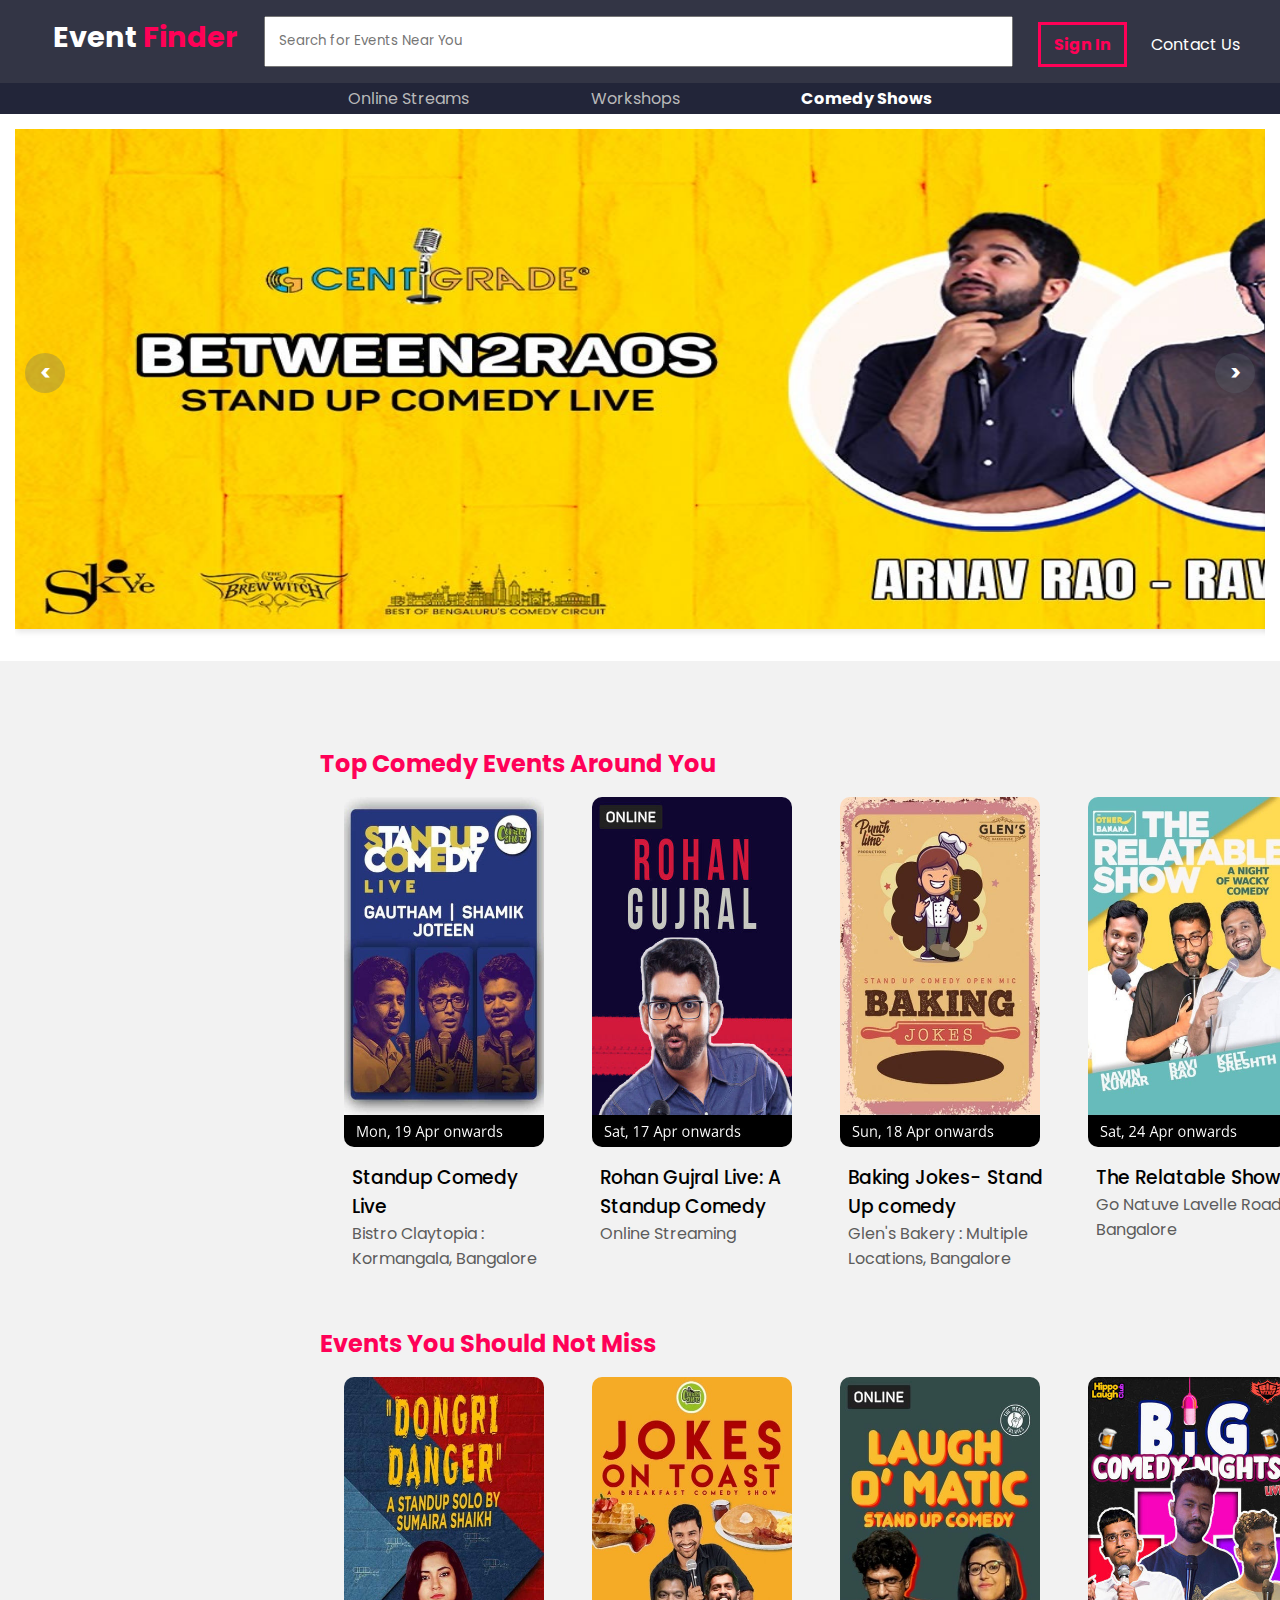
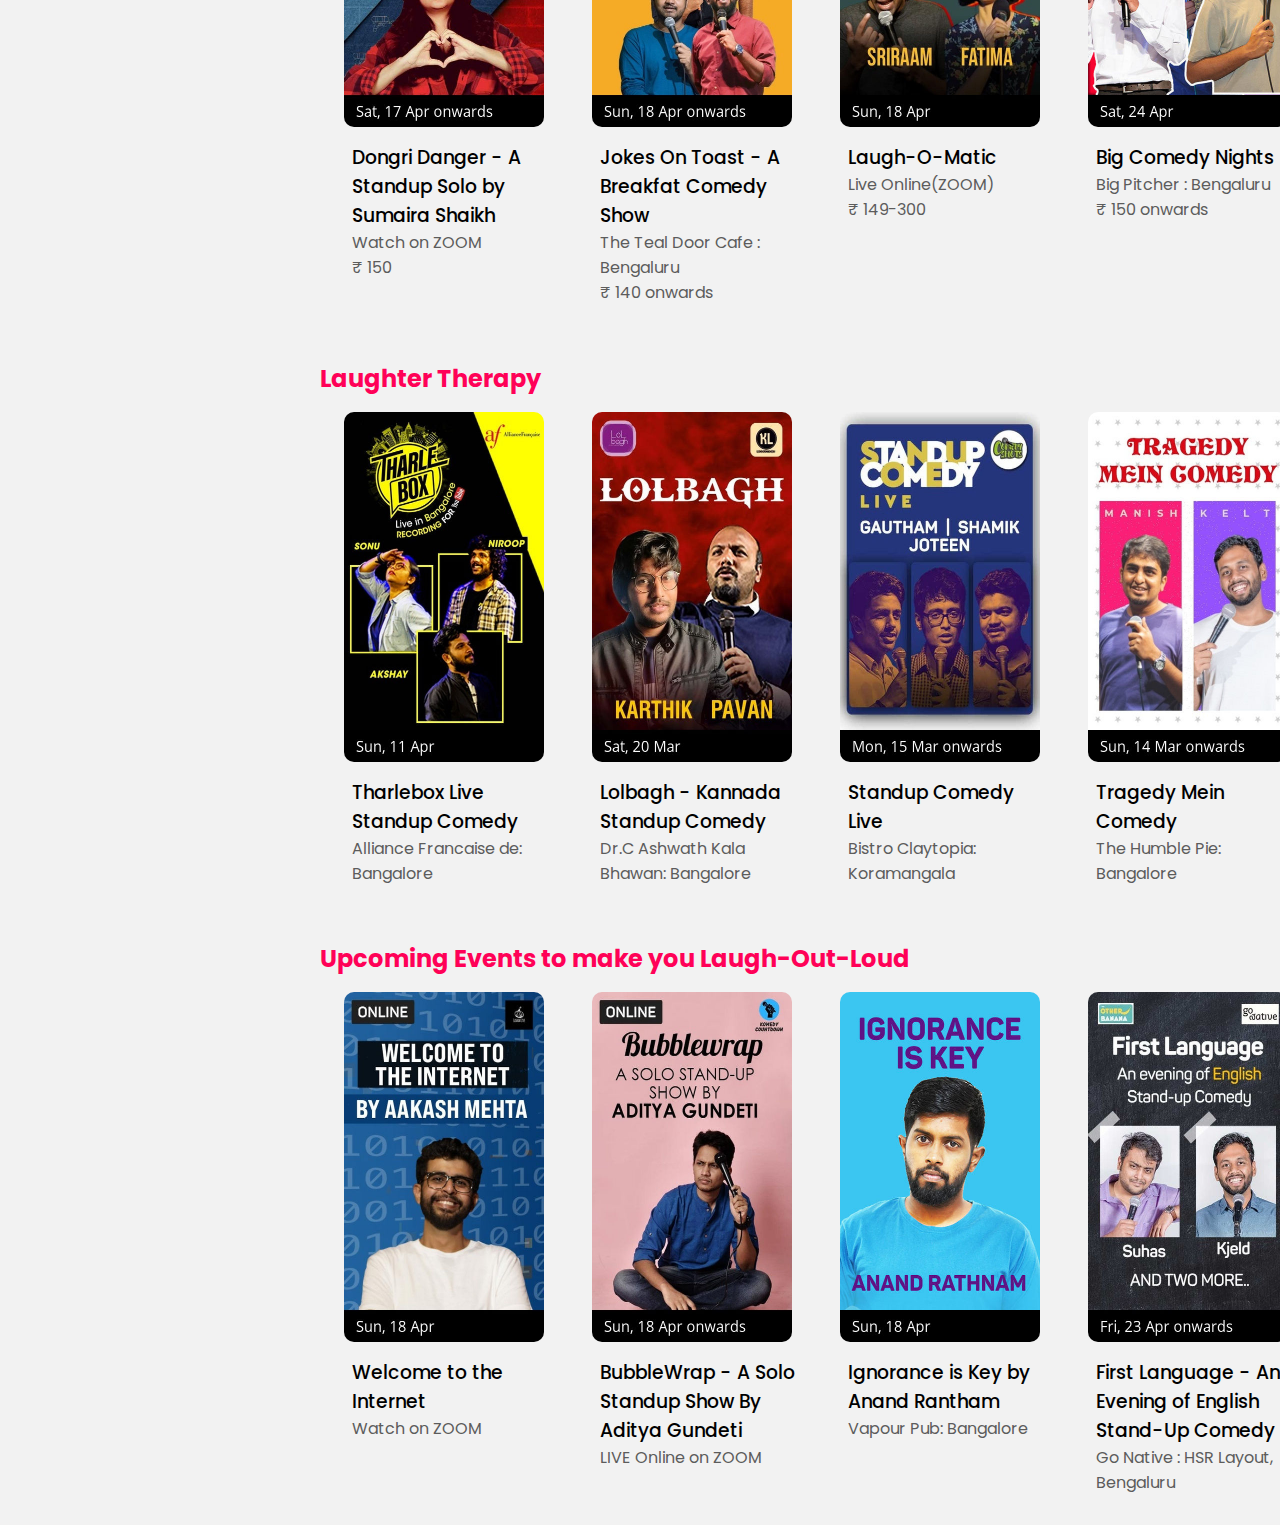
<file: comedy.html>
<!DOCTYPE html>
<html lang="en">
  <head>
    <meta charset="UTF-8" />
    <meta http-equiv="X-UA-Compatible" content="IE=edge" />
    <meta name="viewport" content="width=device-width, initial-scale=1.0" />
    <title>Comedy Show</title>
    <link rel="stylesheet" href="css/comedy-styles.css" />
    <link rel="stylesheet" href="css/registration-styles.css" />
  </head>
  <body>

    <div class="primary-navbar">
        <div class="container">
          <a href="./index.html" class="logo">Event <span>Finder</span></a>
  
          <input
            type="text"
            name="search"
            id="search"
            placeholder="Search for Events Near You"
          />
  
          <nav>
            <ul class="nav">
              <li class="sign-in-cta"><a onclick="popUp()">Sign In</a></li>
              <li class="contact-cta"><a href="./contact.html">Contact Us</a></li>
            </ul>
          </nav>
        </div>
      </div>
  
      <div class="secondary-navbar">
        <nav>
          <ul class="events">
            <li><a href="./stream.html" class="online-streams">Online Streams</a></li>
            <li><a href="./workshop.html" class="workshops">Workshops</a></li>
            <li class="current"><a href="./comedy.html" class="comedy-shows">Comedy Shows</a></li>
          </ul>
        </nav>
      </div>

  <div class="hero">
    <span class="btn prev">&lt;</span>
    <span class="btn next">&gt;</span>

    <div class="scroller">
      <div class="item">
        <img
          src="./images/c18.jpg" alt="c1" height="500px" width="1500px"
          alt="Event1"
        />
      </div>
      <div class="item">
        <img
          src="./images/c17.jpg" alt="c1" height="500px" width="1500px"
          alt="Event2"
        />
      </div>
      <div class="item">
        <img
          src="./images/c16.jpg" alt="c1" height="500px" width="1500px"
          alt="Event3"
        />
      </div>
    </div>
  </div>

  <div class="page">
    <div class="recommendations">
      <div class="container">
        <div class="streams">
          <nav>
            <a href="#" class="see-all">See All</a>
          </nav>
          <h2>Top Comedy Events Around You</h2>

          <div class="pop-events">
            <div class="container">

            <a href="#">
                <div class="card">
                    <img src="./images/c1.jpg" alt="c1" height="350px" width="200px">
                </div>
                <div class="details">
                    <h3>Standup Comedy Live</h3>
                    <p>Bistro Claytopia : Kormangala, Bangalore</p>
                </div>
            </a>
            <a href="#">
                <div class="card">
                    <img src="./images/c2.jpg" alt="rohan" height="350px" width="200px">
                </div>
                <div class="details">
                    <h3>Rohan Gujral Live: A Standup Comedy</h3>
                    <p>Online Streaming</p>
                </div>
            </a>
            <a href="#">
                <div class="card">
                    <img src="./images/c3.jpg" alt="glen" height="350px" width="200px">
                </div>
                <div class="details">
                    <h3>Baking Jokes- Stand Up comedy </h3>
                    <p>Glen's Bakery : Multiple Locations, Bangalore</p>
                </div>
            </a>
            <a href="#">
                <div class="card">
                    <img src="./images/c4.jpg" alt="relatable" height="350px" width="200px"></div>
                <div class="details">
                    <h3>The Relatable Show</h3>
                    <p>Go Natuve Lavelle Road: Bangalore</p>
                </div>
            </a>
            <a href="#">
                <div class="card">
                    <img src="./images/c5.jpg" alt="curfew" height="350px" width="200px">
                </div>
                <div class="details">
                    <h3>Comedy Under Curfew</h3>
                    <p>Live Online (ZOOM)</p>
                </div>
            </a>

            </div>
          </div>

          <nav>
            <a href="#" class="see-all">See All</a>
          </nav>
          <h2>Events You Should Not Miss</h2>

          <div class="online-streams">
              <div class="container">

                <a href="#">
                    <div class="card">
                        <img src="./images/c6.jpg" alt="dingri" height="350px" width="200px">
                    </div>
                    <div class="details">
                        <h3>Dongri Danger - A Standup Solo by Sumaira Shaikh</h3>
                        <p>Watch on ZOOM</p>
                        <p>&#8377; 150</p>
                    </div>
                </a>
                <a href="#">
                    <div class="card">
                        <img src="./images/c7.jpg" alt="kalari" height="350px" width="200px">
                    </div>
                    <div class="details">
                        <h3>Jokes On Toast - A Breakfat Comedy Show</h3>
                        <p>The Teal Door Cafe : Bengaluru</p>
                        <p>&#8377; 140 onwards</p>
                    </div>
                </a>
                <a href="#">
                    <div class="card">
                        <img src="./images/c8.jpg" alt="acting" height="350px" width="200px">
                    </div>
                    <div class="details">
                        <h3>Laugh-O-Matic</h3>
                        <p>Live Online(ZOOM)</p>
                        <p>&#8377; 149-300</p>
                    </div>
                </a>
                <a href="#">
                    <div class="card">
                        <img src="./images/c9.jpg" alt="web-design" height="350px" width="200px">
                    </div>
                    <div class="details">
                        <h3>Big Comedy Nights</h3>
                        <p>Big Pitcher : Bengaluru</p>
                        <p>&#8377; 150 onwards</p>
                    </div>
                </a>
                <a href="#">
                    <div class="card">
                        <img src="./images/c10.jpg" alt="photography" height="350px" width="200px">
                    </div>
                    <div class="details">
                        <h3>Sunil Grover Live</h3>
                        <p>Phoeinx Marketcity : Bengaluru</p>
                        <p>&#8377; 749 onwards</p>
                    </div>
                </a>

              </div>
          </div>

          <nav>
            <a href="#" class="see-all">See All</a>
          </nav>
          <h2>Laughter Therapy</h2>

          <div class="laughter-therapy">
            <div class="container">

                <a href="#">
                    <div class="card">
                        <img src="./images/stand-up.jpg" alt="stand-up" height="350px" width="200px">
                    </div>
                    <div class="details">
                        <h3>Tharlebox Live Standup Comedy</h3>
                        <p>Alliance Francaise de: Bangalore</p>
                    </div>
                </a>
                <a href="#">
                    <div class="card">
                        <img src="./images/lolbagh.jpg" alt="lolbagh" height="350px" width="200px">
                    </div>
                    <div class="details">
                        <h3>Lolbagh - Kannada Standup Comedy</h3>
                        <p>Dr.C Ashwath Kala Bhawan: Bangalore</p>
                    </div>
                </a>
                <a href="#">
                    <div class="card">
                        <img src="./images/bistro.jpg" alt="bistro" height="350px" width="200px">
                    </div>
                    <div class="details">
                        <h3>Standup Comedy Live</h3>
                        <p>Bistro Claytopia: Koramangala</p>
                    </div>
                </a>
                <a href="#">
                    <div class="card">
                        <img src="./images/tragedy.jpg" alt="tragedy" height="350px" width="200px">
                    </div>
                    <div class="details">
                        <h3>Tragedy Mein Comedy</h3>
                        <p>The Humble Pie: Bangalore</p>
                    </div>
                </a>
                <a href="#">
                    <div class="card">
                        <img src="./images/factory-reset.jpg" alt="factory-reset" height="350px" width="200px">
                    </div>
                    <div class="details">
                        <h3>Factory Reset - Solo Standup Comedy</h3>
                        <p>HSR: Bangalore</p>
                    </div>
                </a>

            </div>
        </div>

          <nav>
            <a href="#" class="see-all">See All</a>
          </nav>
          <h2>Upcoming Events to make you Laugh-Out-Loud</h2>

          <div class="outdoor-events">
            <div class="container">

                <a href="#">
                    <div class="card">
                        <img src="./images/c11.jpg" alt="red-room" height="350px" width="200px">
                    </div>
                    <div class="details">
                        <h3>Welcome to the Internet</h3>
                        <p>Watch on ZOOM</p>
                    </div>
                </a>
                <a href="#">
                    <div class="card">
                        <img src="./images/c12.jpg" alt="soccer" height="350px" width="200px">
                    </div>
                    <div class="details">
                        <h3>BubbleWrap - A Solo Standup Show By Aditya Gundeti</h3>
                        <p>LIVE Online on ZOOM</p>
                    </div>
                </a>
                <a href="#">
                    <div class="card">
                        <img src="./images/c13.jpg" alt="trek" height="350px" width="200px">
                    </div>
                    <div class="details">
                        <h3>Ignorance is Key by Anand Rantham</h3>
                        <p>Vapour Pub: Bangalore</p>
                    </div>
                </a>
                <a href="#">
                    <div class="card">
                        <img src="./images/c14.jpg" alt="poetry" height="350px" width="200px">
                    </div>
                    <div class="details">
                        <h3>First Language - An Evening of English Stand-Up Comedy</h3>
                        <p>Go Native : HSR Layout, Bengaluru</p>
                    </div>
                </a>
                <a href="#">
                    <div class="card">
                        <img src="./images/c15.jpg" alt="the-grid" height="350px" width="200px">
                    </div>
                    <div class="details">
                        <h3>Rajat Chauhan Live</h3>
                        <p>The Pallett Brewhouse and Kitchen: Bangalore</p>
                    </div>
                </a>

            </div>
        </div>

        </div>
      </div>
</div>
</div>

<div class="pop-up-container">
    <div class="pop-up">
      <header>
        <button id="sign-in-tab" class="tab" onclick="switchTab(0)">Sign-in</button>
        <button id="sign-up-tab" class="tab" onclick="switchTab(1)">Sign-up</button>
        <button class="close" onclick="closePopUp()">&#10006;</button>
      </header>
      <form id="sign-in">
        <label for="sign-in-email">E-mail</label>
        <input type="email" id="sign-in-email" name="sign-in-email" placeholder="Enter E-mail" required><br>
        <label for="sign-in-password">Password</label>
        <input type="password" id="sign-in-password" name="sign-in-password" placeholder="Enter Password" required><br>
        <input type="submit" value="Sign In">
      </form>
      <form id="sign-up" onsubmit="return checkPwd()">
        <label for="sign-up-email">E-mail</label>
        <input type="email" id="sign-up-email" name="sign-up-email" placeholder="Enter E-mail" required><br>
        <label for="sign-up-password">Password</label>
        <input type="password" id="sign-up-password" name="sign-up-password" placeholder="Enter Password" required><br>
        <label for="sign-up-re-password">Confirm Password</label>
        <input type="password" id="sign-up-re-password" name="sign-up-re-password" placeholder="Re-enter Password" required><br>
        <p id="form-notification"></p>
        <input type="submit" value="Sign Up">
      </form>
    </div>
</div>

<script src="./Javascript/index-script.js"></script>
<script src="./Javascript/registration-script.js"></script>
</body>
</html>
</file>
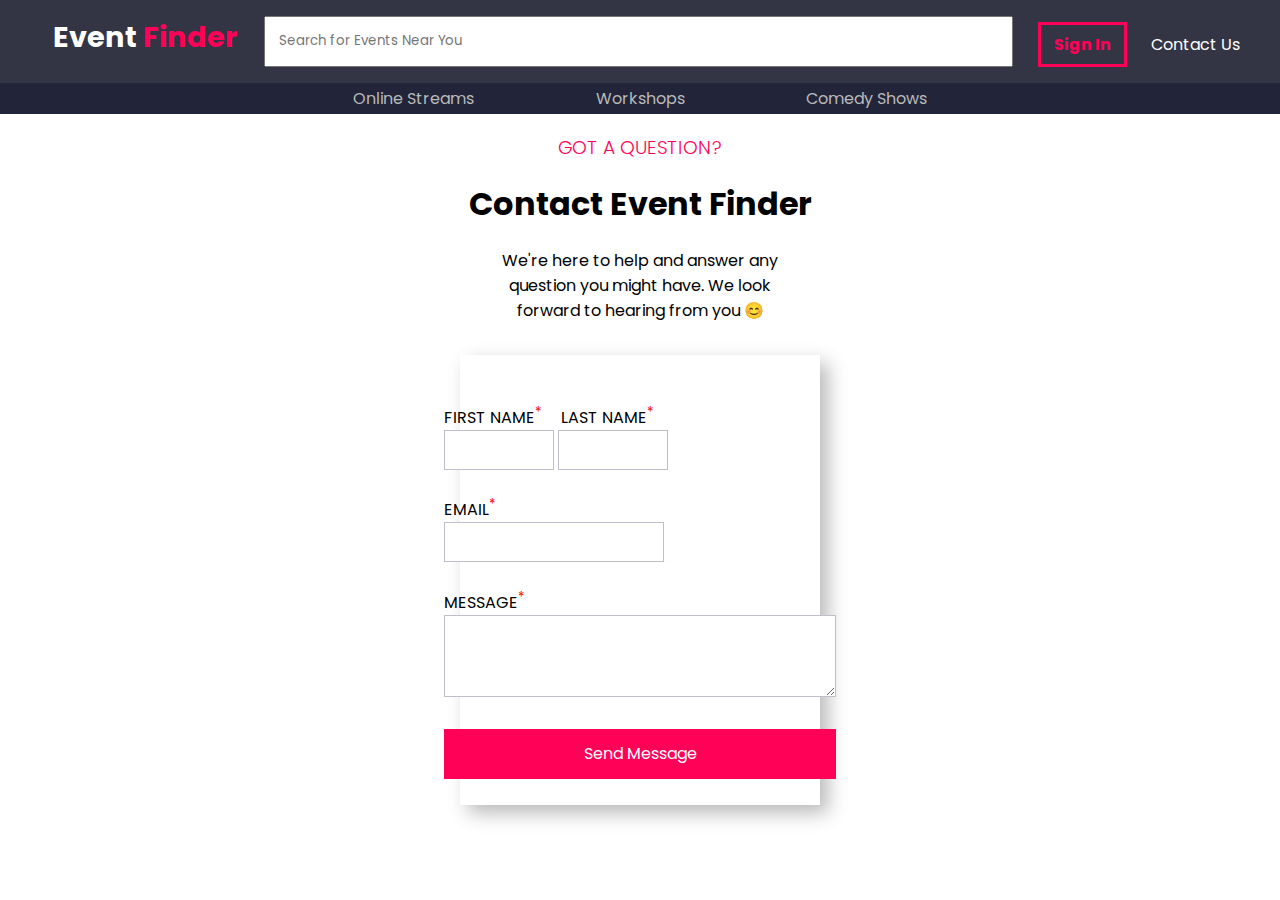
<file: contact.html>
<!DOCTYPE html>
<html lang="en">
<head>
    <meta charset="UTF-8">
    <meta http-equiv="X-UA-Compatible" content="IE=edge">
    <meta name="viewport" content="width=device-width, initial-scale=1.0">
    <title>Event Finder</title>
    <link rel="stylesheet" href="./css/contact-styles.css">
    <link rel="stylesheet" href="./css/registration-styles.css">
</head>
<body>
  <div class="primary-navbar">
    <div class="container">
      <a href="./index.html" class="logo">Event <span>Finder</span></a>

      <input
        type="text"
        name="search"
        id="search"
        placeholder="Search for Events Near You"
      />

      <nav>
        <ul class="nav">
          <li class="sign-in-cta"><a onclick="popUp()">Sign In</a></li>
          <li class="contact-cta"><a href="./contact.html">Contact Us</a></li>
        </ul>
      </nav>
    </div>
  </div>

  <div class="secondary-navbar">
    <nav>
      <ul class="events">
        <li><a href="./stream.html" class="online-streams">Online Streams</a></li>
        <li><a href="./workshop.html" class="workshops">Workshops</a></li>
        <li><a href="./comedy.html" class="comedy-shows">Comedy Shows</a></li>
      </ul>
    </nav>
  </div>

    <div class="page">
      <h3>GOT A QUESTION?</h3>
      <h1>Contact Event Finder</h1>
      <p>We're here to help and answer any question you might have. We look forward to hearing from you &#128522</p>

      <div class="contact-form">

        <form action="#">
          <label for="fname">FIRST NAME<sup>*</sup></label>
          <label for="lname"><span>LAST NAME</span><sup>*</sup></label>
          <br>
          <input type="text" name="fname" id="fname">
          <input type="text" name="lname" id="lname">
  
          <br>
          <br>
  
          <label for="email">EMAIL<sup>*</sup></label>
          <br>
          <input type="text" name="email" id="email">
  
          <br>
          <br>
  
          <label for="message">MESSAGE<sup>*</sup></label>
          <br>
          <textarea name="message" id="message" cols="33" rows="4"></textarea>
  
          <br>
          <br>
  
          <div class="send-message">
            <a href="#">Send Message</a>
          </div>
        </form>
      </div>
    </div>
    
    <div class="pop-up-container">
      <div class="pop-up">
        <header>
          <button id="sign-in-tab" class="tab" onclick="switchTab(0)">Sign-in</button>
          <button id="sign-up-tab" class="tab" onclick="switchTab(1)">Sign-up</button>
          <button class="close" onclick="closePopUp()">&#10006;</button>
        </header>
        <form id="sign-in">
          <label for="sign-in-email">E-mail</label>
          <input type="email" id="sign-in-email" name="sign-in-email" placeholder="Enter E-mail" required><br>
          <label for="sign-in-password">Password</label>
          <input type="password" id="sign-in-password" name="sign-in-password" placeholder="Enter Password" required><br>
          <input type="submit" value="Sign In">
        </form>
        <form id="sign-up" onsubmit="return checkPwd()">
          <label for="sign-up-email">E-mail</label>
          <input type="email" id="sign-up-email" name="sign-up-email" placeholder="Enter E-mail" required><br>
          <label for="sign-up-password">Password</label>
          <input type="password" id="sign-up-password" name="sign-up-password" placeholder="Enter Password" required><br>
          <label for="sign-up-re-password">Confirm Password</label>
          <input type="password" id="sign-up-re-password" name="sign-up-re-password" placeholder="Re-enter Password" required><br>
          <p id="form-notification"></p>
          <input type="submit" value="Sign Up">
        </form>
      </div>
    </div>
    
    <script src="./Javascript/registration-script.js"></script>
</body>
</html>
</file>
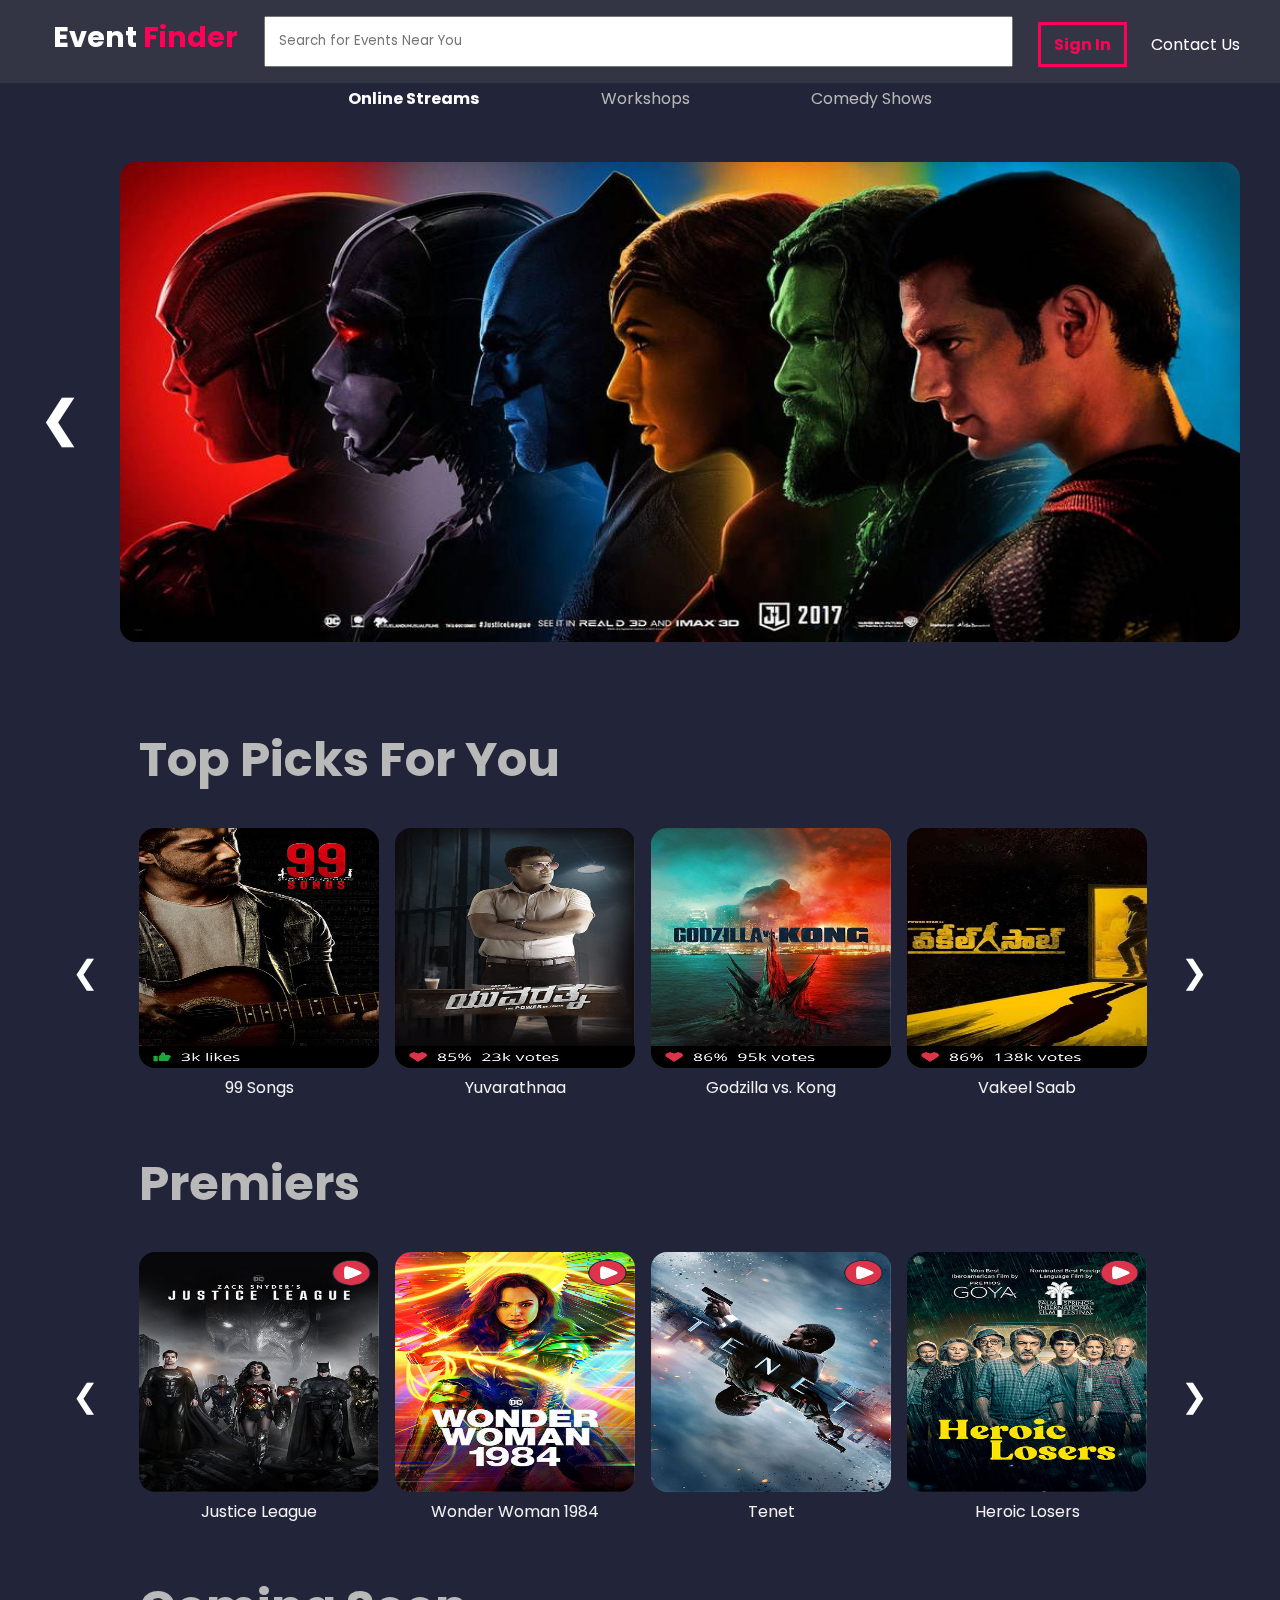
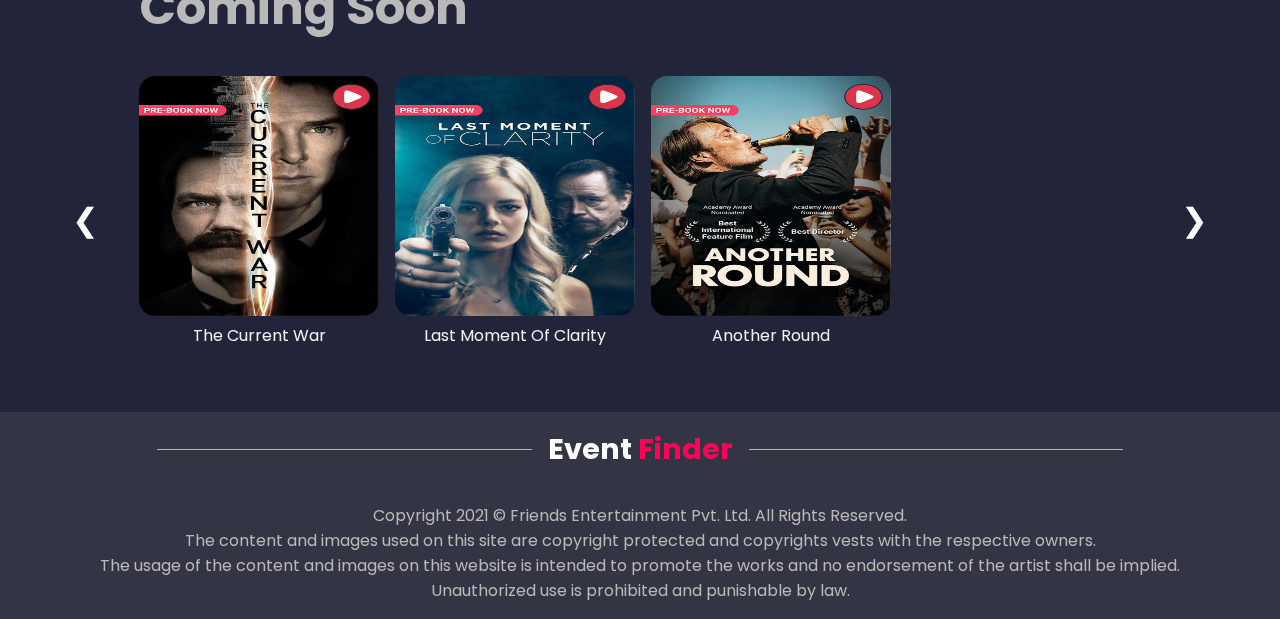
<file: stream.html>
<!DOCTYPE html>
<html lang="en">
<head>
    <meta charset="UTF-8">
    <meta http-equiv="X-UA-Compatible" content="IE=edge">
    <meta name="viewport" content="width=device-width, initial-scale=1.0">
    <title>Event Finder</title>
    <link rel="stylesheet" href="./css/stream-styles.css">
    <link rel="stylesheet" href="./css/registration-styles.css">
</head>
<body>
    <div class="primary-navbar">
      <div class="container">
        <a href="./index.html" class="logo">Event <span>Finder</span></a>

        <input
          type="text"
          name="search"
          id="search"
          placeholder="Search for Events Near You"
        />

        <nav>
          <ul class="nav">
            <li class="sign-in-cta"><a onclick="popUp()">Sign In</a></li>
            <li class="contact-cta"><a href="./contact.html">Contact Us</a></li>
          </ul>
        </nav>
      </div>
    </div>
  
    <div class="secondary-navbar">
      <nav>
        <ul class="events">
          <li class="current"><a href="./stream.html" class="online-streams">Online Streams</a></li>
          <li><a href="./workshop.html" class="workshops">Workshops</a></li>
          <li><a href="./comedy.html" class="comedy-shows">Comedy Shows</a></li>
        </ul>
      </nav>
    </div>

    <div class="slideshow-container">           
      <a class="prev" onclick="plusSlides(-1)">&#10094;</a>
      <div class="slides">
        <img src="./images/online-streams/slideshow/ef7e5df6bd3ccb5c885cc6a1807d4364.jpg" alt="">
      </div>
      <div class="slides">
        <img src="./images/online-streams/slideshow/sumit-anand-live-14-04-2021-05-46-30-497.jpg" alt="">
      </div>
      <div class="slides">
        <img src="./images/online-streams/slideshow/share.jpg" alt="">
      </div>
      <div class="slides">
        <img src="./images/online-streams/slideshow/sadhguru-live-with-chetan-bhagat--get-a-free-book-07-04-2021-04-24-11-530.jpg" alt="">
      </div>
      <a class="next" onclick="plusSlides(1)">&#10095;</a>
    </div>

    <div class="stream-container">
      <p>Top Picks For You</p>
      <a class="prev" onclick="streamScroll(1, 'l')">&#10094;</a>
      <div class="stream" id="stream1">
        <div class="stream-item">
          <img src="images/online-streams/Top Picks For You/et00039742-zwradyxahs-portrait.jpg" alt="">
          <p>99 Songs</p>
        </div>
        <div class="stream-item">
          <img src="images/online-streams/Top Picks For You/et00107707-rsjvwjzdnh-portrait.jpg" alt="">
          <p>Yuvarathnaa</p>
        </div>
        <div class="stream-item">
          <img src="images/online-streams/Top Picks For You/et00122511-ptkrtmjxau-portrait.jpg" alt="">
          <p>Godzilla vs. Kong</p>
        </div>
        <div class="stream-item">
          <img src="images/online-streams/Top Picks For You/et00128390-wkstrfzkrj-portrait.jpg" alt="">
          <p>Vakeel Saab</p>
        </div>
        <div class="stream-item">
          <img src="images/online-streams/Top Picks For You/et00136763-wnkbqwguyj-portrait.jpg" alt="">
          <p>Judas and the Black Messiah</p>
        </div>
        <div class="stream-item">
          <img src="images/online-streams/Top Picks For You/et00304964-msjktvkpcn-portrait.jpg" alt="">
          <p>Rewind</p>
        </div>
        <div class="stream-item">
          <img src="images/online-streams/Top Picks For You/et00305671-vujhyphnak-portrait.jpg" alt="">
          <p>Karnan</p>
        </div>
      </div>
      <a class="next" onclick="streamScroll(1, 'r')">&#10095;</a>
      <p>Premiers</p>
      <a class="prev" onclick="streamScroll(2, 'l')">&#10094;</a>
      <div class="stream" id="stream2">
        <div class="stream-item">
          <img src="images/online-streams/Premiers/et00047164-ndumsyxpnh-portrait.jpg" alt="">
          <p>Justice League</p>
        </div>
        <div class="stream-item">
          <img src="images/online-streams/Premiers/et00077622-upsdhktnab-portrait.jpg" alt="">
          <p>Wonder Woman 1984</p>
        </div>
        <div class="stream-item">
          <img src="images/online-streams/Premiers/et00121315-vkvlvxwebx-portrait.jpg" alt="">
          <p>Tenet</p>
        </div>
        <div class="stream-item">
          <img src="images/online-streams/Premiers/et00145979-aemkycndfm-portrait.jpg" alt="">
          <p>Heroic Losers</p>
        </div>
        <div class="stream-item">
          <img src="images/online-streams/Premiers/et00300988-xbwbbjfjzw-portrait.jpg" alt="">
          <p>Tom &amp; Jerry</p>
        </div>
        <div class="stream-item">
          <img src="images/online-streams/Premiers/et00301892-gcdhfgcgdv-portrait.jpg" alt="">
          <p>Monster Hunter</p>
        </div>
        <div class="stream-item">
          <img src="images/online-streams/Premiers/et00309248-eemkzxzpkf-portrait.jpg" alt="">
          <p>The Power</p>
        </div>
      </div>
      <a class="next" onclick="streamScroll(2, 'r')">&#10095;</a>
      <p>Coming Soon</p>
      <a class="prev" onclick="streamScroll(3, 'l')">&#10094;</a>
      <div class="stream" id="stream3">
        <div class="stream-item">
          <img src="images/online-streams/Coming Soon/et00061877-fkkzblqvak-portrait.jpg" alt="">
          <p>The Current War</p>
        </div>
        <div class="stream-item">
          <img src="images/online-streams/Coming Soon/et00302307-bnhefqlbvz-portrait.jpg" alt="">
          <p>Last Moment Of Clarity</p>
        </div>
        <div class="stream-item">
          <img src="images/online-streams/Coming Soon/et00309748-hknrmkecqz-portrait.jpg" alt="">
          <p>Another Round</p>
        </div>
      </div>
      <a class="next" onclick="streamScroll(3, 'r')">&#10095;</a>
    </div>

    <footer>
      <div class="footer-logo">
        <div class="line"></div>
        <a href="./index.html" class="logo">Event <span>Finder</span></a>
        <div class="line"></div>
      </div>
      <p class="copyright">
        Copyright 2021 &copy; Friends Entertainment Pvt. Ltd. All Rights Reserved.
        <br>
        The content and images used on this site are copyright protected and copyrights vests with the respective owners. 
        <br>
        The usage of the content and images on this website is intended to promote the works and no endorsement of the artist shall be implied. 
        <br>
        Unauthorized use is prohibited and punishable by law.
      </p>
    </footer>

    <div class="pop-up-container">
      <div class="pop-up">
        <header>
          <button id="sign-in-tab" class="tab" onclick="switchTab(0)">Sign-in</button>
          <button id="sign-up-tab" class="tab" onclick="switchTab(1)">Sign-up</button>
          <button class="close" onclick="closePopUp()">&#10006;</button>
        </header>
        <form id="sign-in">
          <label for="sign-in-email">E-mail</label>
          <input type="email" id="sign-in-email" name="sign-in-email" placeholder="Enter E-mail" required><br>
          <label for="sign-in-password">Password</label>
          <input type="password" id="sign-in-password" name="sign-in-password" placeholder="Enter Password" required><br>
          <input type="submit" value="Sign In">
        </form>
        <form id="sign-up" onsubmit="return checkPwd()">
          <label for="sign-up-email">E-mail</label>
          <input type="email" id="sign-up-email" name="sign-up-email" placeholder="Enter E-mail" required><br>
          <label for="sign-up-password">Password</label>
          <input type="password" id="sign-up-password" name="sign-up-password" placeholder="Enter Password" required><br>
          <label for="sign-up-re-password">Confirm Password</label>
          <input type="password" id="sign-up-re-password" name="sign-up-re-password" placeholder="Re-enter Password" required><br>
          <p id="form-notification"></p>
          <input type="submit" value="Sign Up">
        </form>
      </div>
    </div>

    <script src="Javascript/stream-script.js"></script>
    <script src="Javascript/registration-script.js"></script>
</body>
</html>
</file>
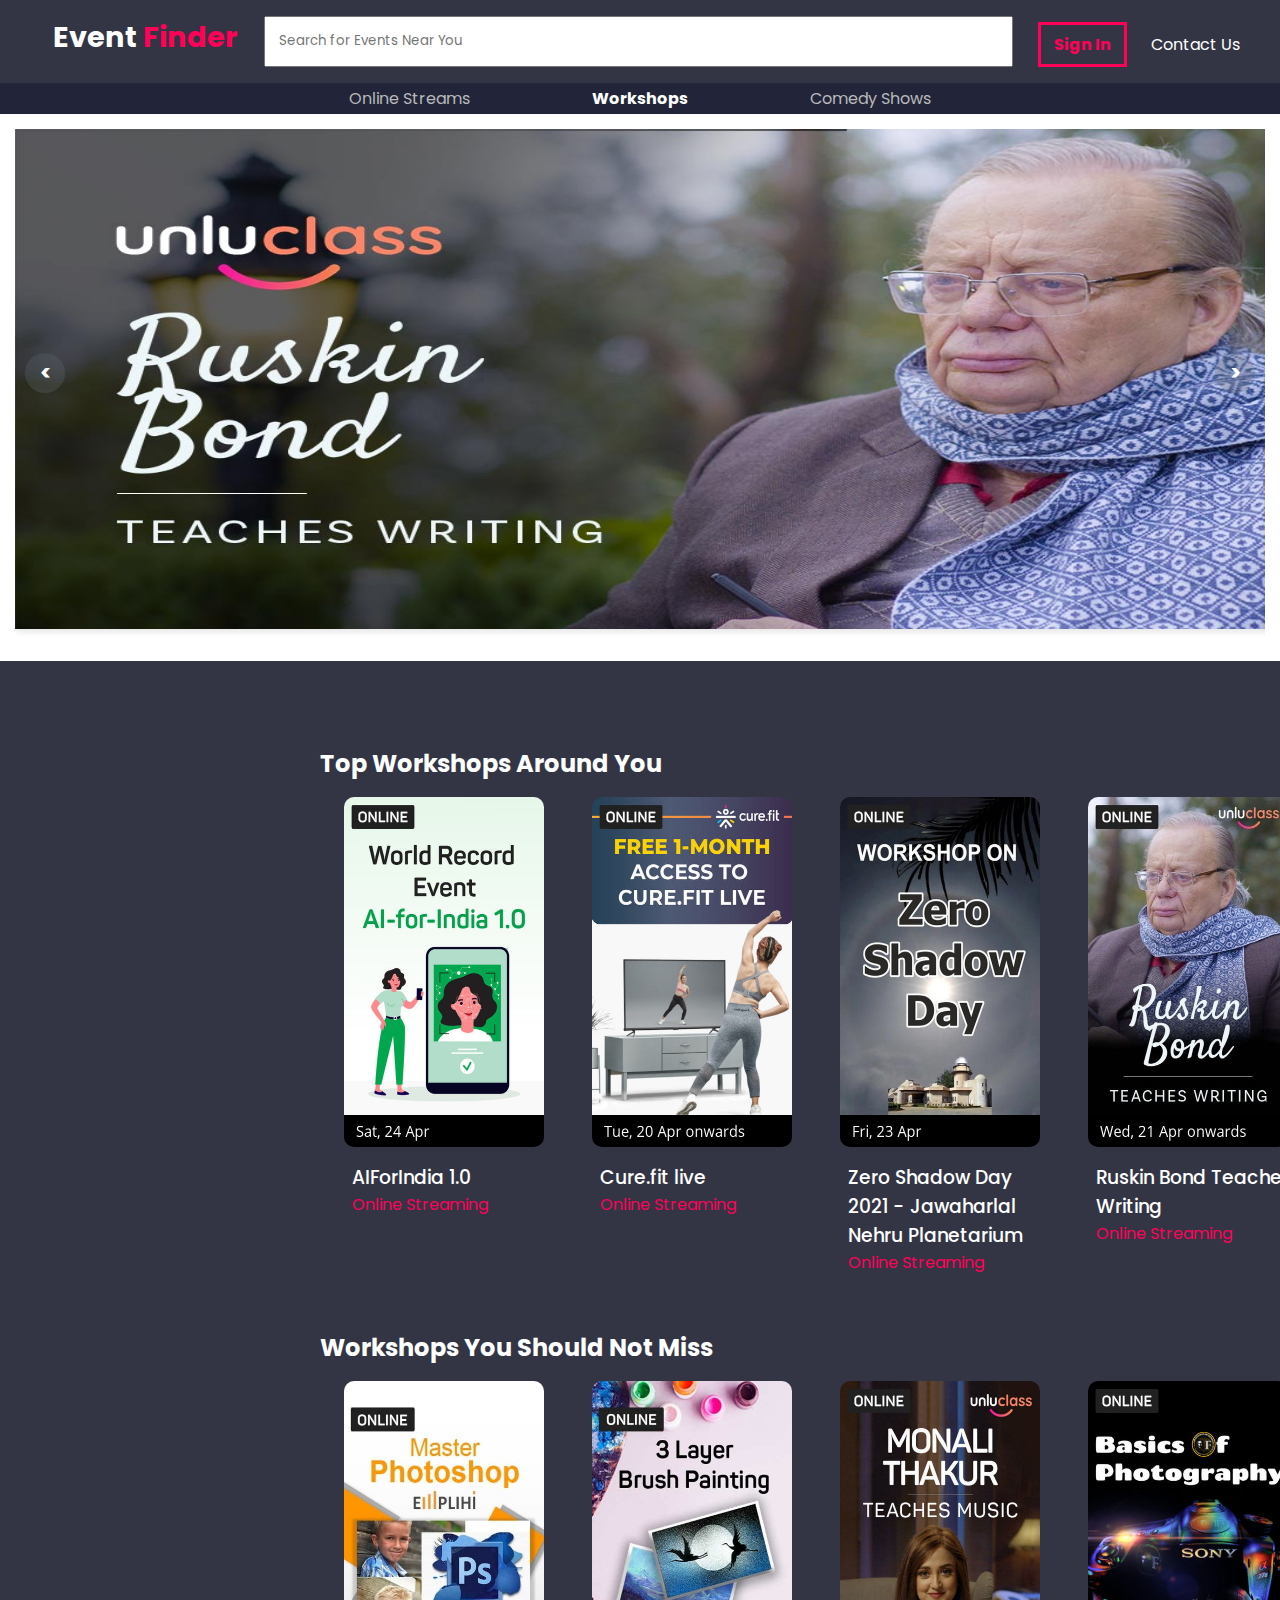
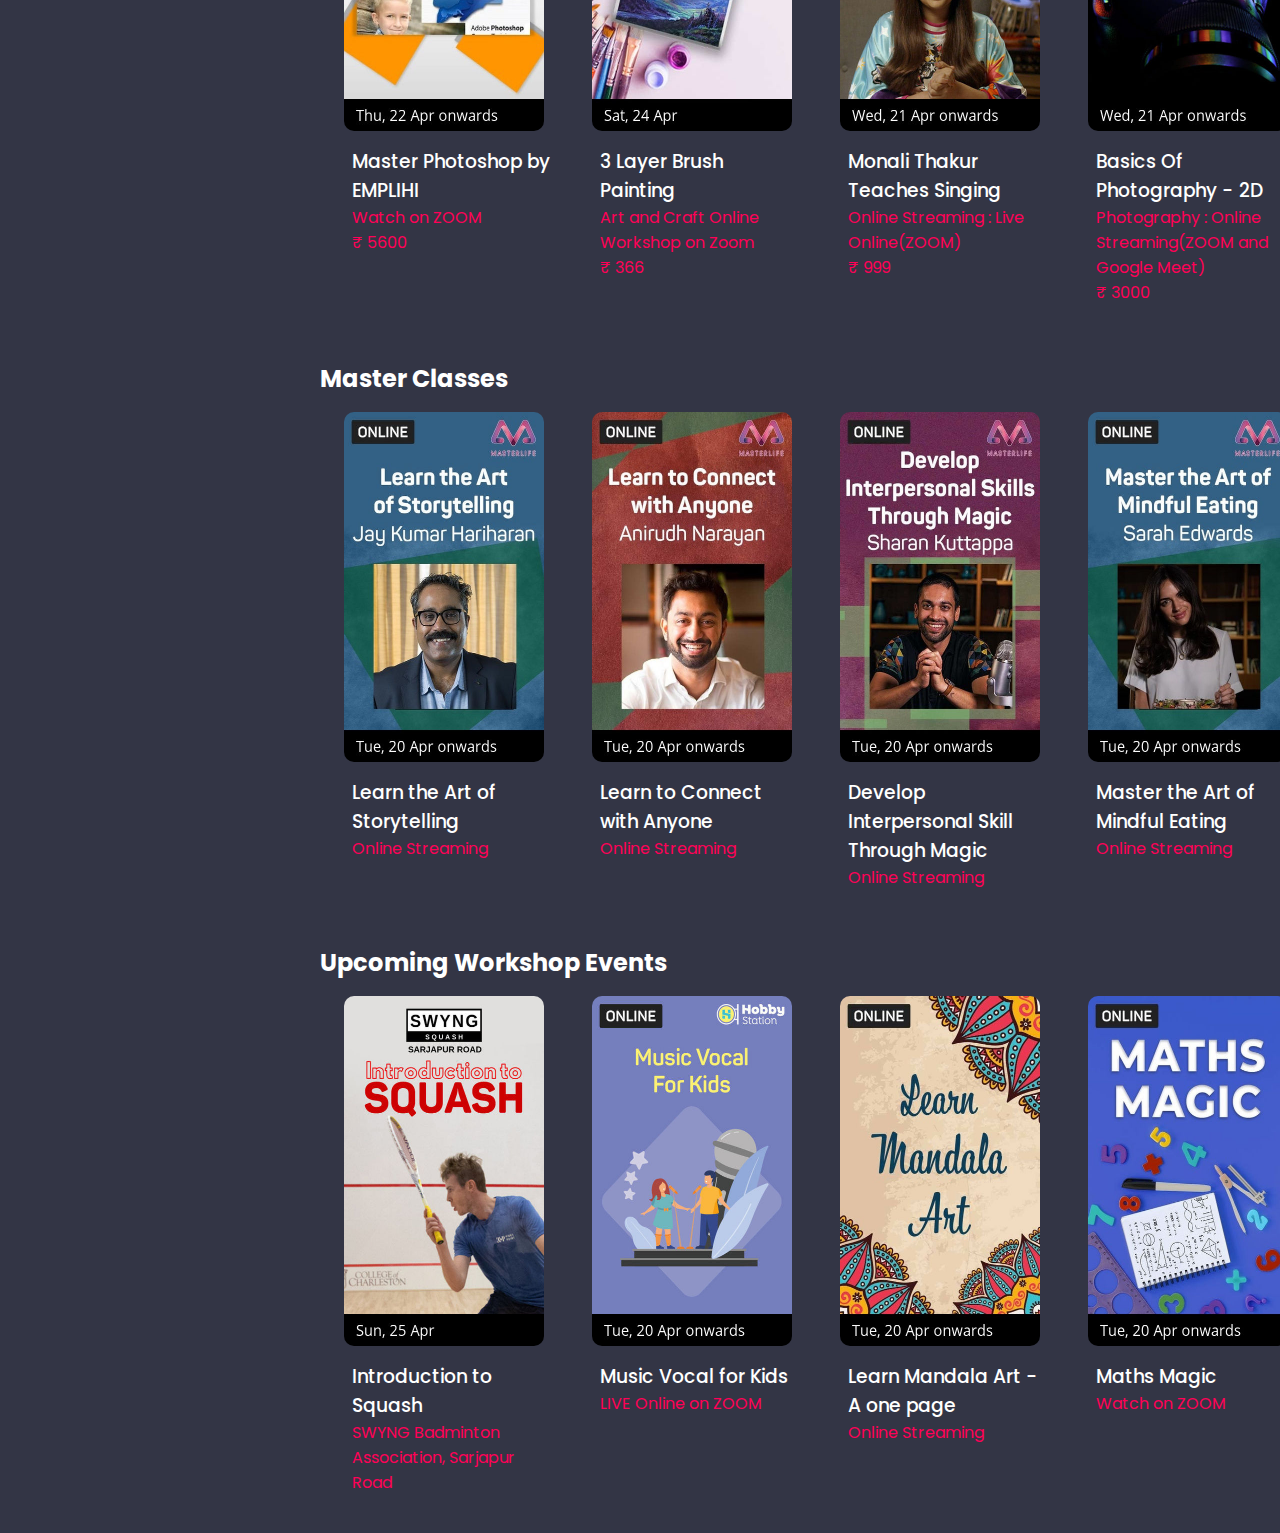
<file: workshop.html>
<!DOCTYPE html>
<html lang="en">
  <head>
    <meta charset="UTF-8" />
    <meta http-equiv="X-UA-Compatible" content="IE=edge" />
    <meta name="viewport" content="width=device-width, initial-scale=1.0" />
    <title>Workshop Events</title>
    <link rel="stylesheet" href="css/workshop-styles.css" />
    <link rel="stylesheet" href="css/registration-styles.css" />
  </head>
  <body>

    <div class="primary-navbar">
        <div class="container">
          <a href="./index.html" class="logo">Event <span>Finder</span></a>
  
          <input
            type="text"
            name="search"
            id="search"
            placeholder="Search for Events Near You"
          />
  
          <nav>
            <ul class="nav">
              <li class="sign-in-cta"><a onclick="popUp()">Sign In</a></li>
              <li class="contact-cta"><a href="./contact.html">Contact Us</a></li>
            </ul>
          </nav>
        </div>
      </div>
  
      <div class="secondary-navbar">
        <nav>
          <ul class="events">
            <li><a href="./stream.html" class="online-streams">Online Streams</a></li>
            <li class="current"><a href="./workshop.html" class="workshops">Workshops</a></li>
            <li><a href="./comedy.html" class="comedy-shows">Comedy Shows</a></li>
          </ul>
        </nav>
      </div>

  <div class="hero">
    <span class="btn prev">&lt;</span>
    <span class="btn next">&gt;</span>

    <div class="scroller">
      <div class="item">
        <img
          src="./images/w1.jpg" alt="c1" height="500px" width="1500px"
          alt="Event1"
        />
      </div>
      <div class="item">
        <img
          src="./images/w2.jpg" alt="c1" height="500px" width="1500px"
          alt="Event2"
        />
      </div>
      <div class="item">
        <img
          src="./images/w3.jpg" alt="c1" height="500px" width="1500px"
          alt="Event3"
        />
      </div>
    </div>
  </div>

  <div class="page">
    <div class="recommendations">
      <div class="container">
        <div class="streams">
          <nav>
            <a href="#" class="see-all">See All</a>
          </nav>
          <h2>Top Workshops Around You</h2>

          <div class="pop-events">
            <div class="container">

            <a href="#">
                <div class="card">
                    <img src="./images/w4.jpg" alt="c1" height="350px" width="200px">
                </div>
                <div class="details">
                    <h3>AIForIndia 1.0</h3>
                    <p>Online Streaming </p>
                </div>
            </a>
            <a href="#">
                <div class="card">
                    <img src="./images/w5.jpg" alt="rohan" height="350px" width="200px">
                </div>
                <div class="details">
                    <h3>Cure.fit live </h3>
                    <p>Online Streaming</p>
                </div>
            </a>
            <a href="#">
                <div class="card">
                    <img src="./images/w6.jpg" alt="glen" height="350px" width="200px">
                </div>
                <div class="details">
                    <h3>Zero Shadow Day 2021 - Jawaharlal Nehru Planetarium </h3>
                    <p>Online Streaming</p>
                </div>
            </a>
            <a href="#">
                <div class="card">
                    <img src="./images/w7.jpg" alt="relatable" height="350px" width="200px"></div>
                <div class="details">
                    <h3>Ruskin Bond Teaches Writing</h3>
                    <p>Online Streaming</p>
                </div>
            </a>
            <a href="#">
                <div class="card">
                    <img src="./images/w8.jpg" alt="curfew" height="350px" width="200px">
                </div>
                <div class="details">
                    <h3>Kids Special Minion Painting Workshop</h3>
                    <p>Live Online (ZOOM)</p>
                </div>
            </a>

            </div>
          </div>

          <nav>
            <a href="#" class="see-all">See All</a>
          </nav>
          <h2>Workshops You Should Not Miss</h2>

          <div class="online-streams">
              <div class="container">

                <a href="#">
                    <div class="card">
                        <img src="./images/w9.jpg" alt="dingri" height="350px" width="200px">
                    </div>
                    <div class="details">
                        <h3>Master Photoshop by EMPLIHI</h3>
                        <p>Watch on ZOOM</p>
                        <p>&#8377; 5600</p>
                    </div>
                </a>
                <a href="#">
                    <div class="card">
                        <img src="./images/w10.jpg" alt="kalari" height="350px" width="200px">
                    </div>
                    <div class="details">
                        <h3>3 Layer Brush Painting</h3>
                        <p>Art and Craft Online Workshop on Zoom</p>
                        <p>&#8377; 366</p>
                    </div>
                </a>
                <a href="#">
                    <div class="card">
                        <img src="./images/w11.jpg" alt="acting" height="350px" width="200px">
                    </div>
                    <div class="details">
                        <h3>Monali Thakur Teaches Singing</h3>
                        <p>Online Streaming : Live Online(ZOOM)</p>
                        <p>&#8377; 999</p>
                    </div>
                </a>
                <a href="#">
                    <div class="card">
                        <img src="./images/w12.jpg" alt="web-design" height="350px" width="200px">
                    </div>
                    <div class="details">
                        <h3>Basics Of Photography - 2D</h3>
                        <p>Photography : Online Streaming(ZOOM and Google Meet)</p>
                        <p>&#8377; 3000</p>
                    </div>
                </a>
                <a href="#">
                    <div class="card">
                        <img src="./images/w13.jpg" alt="photography" height="350px" width="200px">
                    </div>
                    <div class="details">
                        <h3>Web Designing & Programming by Elpilhi</h3>
                        <p>Watch on ZOOM</p>
                        <p>&#8377; 3337</p>
                    </div>
                </a>

              </div>
          </div>

          <nav>
            <a href="#" class="see-all">See All</a>
          </nav>
          <h2>Master Classes</h2>

          <div class="laughter-therapy">
            <div class="container">

                <a href="#">
                    <div class="card">
                        <img src="./images/w14.jpg" alt="stand-up" height="350px" width="200px">
                    </div>
                    <div class="details">
                        <h3>Learn the Art of Storytelling</h3>
                        <p>Online Streaming</p>
                    </div>
                </a>
                <a href="#">
                    <div class="card">
                        <img src="./images/w15.jpg" alt="lolbagh" height="350px" width="200px">
                    </div>
                    <div class="details">
                        <h3>Learn to Connect with Anyone</h3>
                        <p>Online Streaming</p>
                    </div>
                </a>
                <a href="#">
                    <div class="card">
                        <img src="./images/w16.jpg" alt="bistro" height="350px" width="200px">
                    </div>
                    <div class="details">
                        <h3>Develop Interpersonal Skill Through Magic</h3>
                        <p>Online Streaming</p>
                    </div>
                </a>
                <a href="#">
                    <div class="card">
                        <img src="./images/w17.jpg" alt="tragedy" height="350px" width="200px">
                    </div>
                    <div class="details">
                        <h3>Master the Art of Mindful Eating</h3>
                        <p>Online Streaming</p>
                    </div>
                </a>
                <a href="#">
                    <div class="card">
                        <img src="./images/w18.jpg" alt="factory-reset" height="350px" width="200px">
                    </div>
                    <div class="details">
                        <h3>Sania Mirza Teaches Tennis</h3>
                        <p>Online Streaming</p>
                    </div>
                </a>

            </div>
        </div>

          <nav>
            <a href="#" class="see-all">See All</a>
          </nav>
          <h2>Upcoming Workshop Events</h2>

          <div class="outdoor-events">
            <div class="container">

                <a href="#">
                    <div class="card">
                        <img src="./images/w19.jpg" alt="red-room" height="350px" width="200px">
                    </div>
                    <div class="details">
                        <h3>Introduction to Squash</h3>
                        <p>SWYNG Badminton Association, Sarjapur Road</p>
                    </div>
                </a>
                <a href="#">
                    <div class="card">
                        <img src="./images/w20.jpg" alt="soccer" height="350px" width="200px">
                    </div>
                    <div class="details">
                        <h3>Music Vocal for Kids</h3>
                        <p>LIVE Online on ZOOM</p>
                    </div>
                </a>
                <a href="#">
                    <div class="card">
                        <img src="./images/w21.jpg" alt="trek" height="350px" width="200px">
                    </div>
                    <div class="details">
                        <h3>Learn Mandala Art - A one page </h3>
                        <p>Online Streaming</p>
                    </div>
                </a>
                <a href="#">
                    <div class="card">
                        <img src="./images/w22.jpg" alt="poetry" height="350px" width="200px">
                    </div>
                    <div class="details">
                        <h3>Maths Magic</h3>
                        <p>Watch on ZOOM</p>
                    </div>
                </a>
                <a href="#">
                    <div class="card">
                        <img src="./images/w23.jpg" alt="the-grid" height="350px" width="200px">
                    </div>
                    <div class="details">
                        <h3>Build the Mettle of Master Public Speakers , Anmol Garg</h3>
                        <p>Online Streaming</p>
                    </div>
                </a>

            </div>
        </div>

        </div>
      </div>
</div>
</div>

<div class="pop-up-container">
    <div class="pop-up">
      <header>
        <button id="sign-in-tab" class="tab" onclick="switchTab(0)">Sign-in</button>
        <button id="sign-up-tab" class="tab" onclick="switchTab(1)">Sign-up</button>
        <button class="close" onclick="closePopUp()">&#10006;</button>
      </header>
      <form id="sign-in">
        <label for="sign-in-email">E-mail</label>
        <input type="email" id="sign-in-email" name="sign-in-email" placeholder="Enter E-mail" required><br>
        <label for="sign-in-password">Password</label>
        <input type="password" id="sign-in-password" name="sign-in-password" placeholder="Enter Password" required><br>
        <input type="submit" value="Sign In">
      </form>
      <form id="sign-up" onsubmit="return checkPwd()">
        <label for="sign-up-email">E-mail</label>
        <input type="email" id="sign-up-email" name="sign-up-email" placeholder="Enter E-mail" required><br>
        <label for="sign-up-password">Password</label>
        <input type="password" id="sign-up-password" name="sign-up-password" placeholder="Enter Password" required><br>
        <label for="sign-up-re-password">Confirm Password</label>
        <input type="password" id="sign-up-re-password" name="sign-up-re-password" placeholder="Re-enter Password" required><br>
        <p id="form-notification"></p>
        <input type="submit" value="Sign Up">
      </form>
    </div>
</div>

<script src="./Javascript/index-script.js"></script>
<script src="./Javascript/registration-script.js"></script>
</body>
</html>
</file>
<file: css/comedy-styles.css>
@import url("https://fonts.googleapis.com/css2?family=Poppins:wght@200;300;400;500;600;700;800;900&display=swap");
:root {
  --primary-color: #ff0157;
  --main-text-color: #5C5C5C;
  --page-color: #F2F2F2;
  --primary-nav: #333545;
  --secondary-nav: #222539;
}

* {
  margin: 0;
  padding: 0;
  -webkit-box-sizing: border-box;
          box-sizing: border-box;
  font-family: 'Poppins', sans-serif;
  scroll-behavior: smooth;
}

ul {
  list-style: none;
}

a {
  text-decoration: none;
}

a.see-all {
  color: var(--primary-color);
}

.primary-navbar {
  background: var(--primary-nav);
  padding: 1em;
}

.primary-navbar .container {
  display: -webkit-box;
  display: -ms-flexbox;
  display: flex;
  place-content: space-between;
}

.primary-navbar .container .logo {
  text-decoration: none;
  font-weight: bold;
  color: white;
  font-size: 1.8em;
  margin-left: 1.3em;
}

.primary-navbar .container .logo span {
  color: var(--primary-color);
}

.primary-navbar .container #search {
  width: 60%;
  padding: 1em;
}

.primary-navbar .container .nav {
  margin-top: 1em;
  display: -webkit-box;
  display: -ms-flexbox;
  display: flex;
}

.primary-navbar .container .nav li {
  margin-right: 1.5em;
}

.primary-navbar .container .nav a {
  color: white;
}

.primary-navbar .container li.sign-in-cta a {
  color: var(--primary-color);
  border: 3px solid var(--primary-color);
  font-weight: bold;
  padding: 0.5em 0.8em;
}

.primary-navbar .container li.sign-in-cta a:hover {
  background-color: var(--primary-color);
  color: white;
}

.secondary-navbar {
  background: var(--secondary-nav);
}

.secondary-navbar .events {
  display: -webkit-box;
  display: -ms-flexbox;
  display: flex;
  padding: 0.2em;
  -webkit-box-pack: center;
      -ms-flex-pack: center;
          justify-content: center;
}

.secondary-navbar .events a {
  margin: 0 3.8em;
  color: #b9b9b9;
}

.secondary-navbar .events a:hover {
  color: white;
}

.primary-navbar .container li.contact-cta a:hover {
  border-bottom: 2px solid white;
}

.secondary-navbar .events .current {
  font-weight: bold;
}

.secondary-navbar .events .current a {
  color: white;
}

.hero {
  max-width: 100%;
  margin: auto;
  padding: 15px;
  text-align: center;
  position: relative;
}

.hero .btn {
  position: absolute;
  top: 40%;
  margin-top: 20px;
  height: 40px;
  width: 40px;
  border-radius: 20px;
  background-color: rgba(95, 106, 117, 0.3);
  z-index: 1;
  line-height: 40px;
  text-align: center;
  color: white;
  font-weight: bold;
}

.hero .btn:hover {
  background-color: rgba(95, 106, 117, 0.5);
  cursor: pointer;
}

.hero .btn.next {
  right: 25px;
  font-size: 1.3em;
}

.hero .btn.prev {
  left: 25px;
  font-size: 1.3em;
}

.hero .scroller {
  overflow-x: hidden;
  display: -webkit-box;
  display: -ms-flexbox;
  display: flex;
  -ms-scroll-snap-type: x mandatory;
      scroll-snap-type: x mandatory;
}

.hero .scroller .item {
  min-width: 100%;
  min-height: 200px;
  background-color: #EDF2F7;
  scroll-snap-align: center;
  background-color: white;
  margin-bottom: 10px;
}

.hero .scroller .item img {
  background-color: #edf2f7;
  -webkit-box-shadow: 0 4px 6px -1px rgba(0, 0, 0, 0.1);
          box-shadow: 0 4px 6px -1px rgba(0, 0, 0, 0.1);
  z-index: 1;
}

.page {
  background-color: var(--page-color);
  display: flex;
}

.page .recommendations {
  margin: 30px 20em;
}

.page .recommendations h2 {
  color:var(--primary-color);
  margin-top: 2.3em;
}

.page .recommendations nav {
  margin-top: 3.8em;
  margin-right: 1.5em;
  float: right;
}

.page .recommendations nav a:hover {
  text-decoration: underline;
}

.page .recommendations .container {
  display: -webkit-box;
  display: -ms-flexbox;
  display: flex;
}

.page .recommendations .container .card {
  margin: 1em 1.5em;
  border-radius: 10px;
  width: 200px;
  height: 350px;
}

.page .recommendations .container .card img {
  border-radius: 10px;
}

.page .recommendations .container .details {
  margin-left: 2em;
  max-width: 200px;
}

.page .recommendations .container .details h3 {
  color: black;
  font-weight: 500;
}

.page .recommendations .container .details p {
  color: var(--main-text-color);
}
</file>
<file: css/registration-styles.css>
:root {
  --pop-up-container-color: rgb(0, 0, 0, 0.5);
  --sign-in-primary: white;
  --sign-in-secondary: gray;
  --sign-in-tertiary: #ff0157;
}

a {
  cursor: pointer;
}

.pop-up-container {
    position: fixed;
    top: 0;
    left: 0;
    height: 100%;
    width: 100%;
    background-color: var(--pop-up-container-color);
    display: none;
  }
  
  .pop-up {
    position: sticky;
    margin: auto;
    background-color: var(--sign-in-primary);
    border-radius: 1rem;
    display: flex;
    flex-direction: column;
    -webkit-animation-name: slide-in;
    -webkit-animation-duration: 0.5s;
    animation-name: slide-in;
    animation-duration: 0.5s;
  }
  @-webkit-keyframes slide-in {
    from {
      transform: translateY(-2rem);
      opacity: 0;
    }
    to {
      transform: translateY(0);
      opacity: 1;
    }
  }
  @keyframes slide-in {
    from {
      transform: translateY(-2rem);
      opacity: 0;
    }
    to {
      transform: translateY(0);
      opacity: 1;
    }
  }
  .pop-up > header {
    display: flex;
    justify-content: space-between;
  }
  .pop-up > header > .close{
    cursor: pointer;
    grid-column: 3;
    grid-row: 1;
    background-color: var(--sign-in-primary);
    border: 0;
    margin: 1rem 2rem;
    font-size: 1.5rem;
    color: var(--sign-in-secondary);
  }
  .pop-up > header > .close:hover {
    color: black;
  }
  .pop-up > header > .tab {
    cursor: pointer;
    background-color: var(--sign-in-primary);
    border: 0;
    margin: 1rem 2rem;
    font-size: 1.5rem;
    color: var(--sign-in-secondary);
  }
  .pop-up > header > .tab:hover {
    color: var(--sign-in-tertiary) !important;
  }
  .pop-up > form {
    display: grid;
    grid-template-columns: auto auto;
    padding: 1rem 2rem;
  }
  .pop-up > form > label {
    grid-column: 1;
    text-align: justify;
    padding: 1rem;
  }
  .pop-up > form > input {
    grid-column: 2;
    margin: 1rem;
    border: none;
    border-bottom: 2px solid var(--sign-in-secondary);
  }
  .pop-up > form > input:focus {
    outline: none;
  }
  .pop-up > form > input[type="submit"] {
    grid-column: span 2;
    border: none;
    font-size: 1.5rem;
    background-color: var(--sign-in-primary);
    color: var(--sign-in-secondary);
    cursor: pointer;
    margin: 1rem 7rem;
    padding: 1rem;
  }
  .pop-up > form > input[type="submit"]:hover {
    background-color: var(--sign-in-tertiary);
    color: var(--sign-in-primary);
  }
  .pop-up > form > #form-notification{
    grid-column: span 2;
    text-align: center;
    padding: 1rem 0;
  }
  #sign-in {
    display: grid;
  }
  #sign-up {
    display: none;
  }
</file>
<file: css/contact-styles.css>
@import url("https://fonts.googleapis.com/css2?family=Poppins:wght@200;300;400;500;600;700;800;900&display=swap");
:root {
  --primary-color: #ff0157;
  --main-text-color: #5C5C5C;
  --page-color: #F2F2F2;
  --primary-nav: #333545;
  --secondary-nav: #222539;
}

* {
  margin: 0;
  padding: 0;
  -webkit-box-sizing: border-box;
          box-sizing: border-box;
  font-family: 'Poppins', sans-serif;
  scroll-behavior: smooth;
}

ul {
  list-style: none;
}

a {
  text-decoration: none;
}

a.see-all {
  color: var(--primary-color);
}

.primary-navbar {
  background: var(--primary-nav);
  padding: 1em;
}

.primary-navbar .container {
  display: -webkit-box;
  display: -ms-flexbox;
  display: flex;
  place-content: space-between;
}

.primary-navbar .container .logo {
  text-decoration: none;
  font-weight: bold;
  color: white;
  font-size: 1.8em;
  margin-left: 1.3em;
}

.primary-navbar .container .logo span {
  color: var(--primary-color);
}

.primary-navbar .container #search {
  width: 60%;
  padding: 1em;
}

.primary-navbar .container .nav {
  margin-top: 1em;
  display: -webkit-box;
  display: -ms-flexbox;
  display: flex;
}

.primary-navbar .container .nav li {
  margin-right: 1.5em;
}

.primary-navbar .container .nav a {
  color: white;
}

.primary-navbar .container li.sign-in-cta a {
  color: var(--primary-color);
  border: 3px solid var(--primary-color);
  font-weight: bold;
  padding: 0.5em 0.8em;
}

.primary-navbar .container li.sign-in-cta a:hover {
  background-color: var(--primary-color);
  color: white;
}

.secondary-navbar {
  background: var(--secondary-nav);
}

.secondary-navbar .events {
  display: -webkit-box;
  display: -ms-flexbox;
  display: flex;
  padding: 0.2em;
  -webkit-box-pack: center;
      -ms-flex-pack: center;
          justify-content: center;
}

.secondary-navbar .events a {
  margin: 0 3.8em;
  color: #b9b9b9;
}

.secondary-navbar .events a:hover {
  color: white;
}

.page h3 {
  display: -webkit-box;
  display: -ms-flexbox;
  display: flex;
  -webkit-box-pack: center;
      -ms-flex-pack: center;
          justify-content: center;
  margin: 1em;
  font-weight: 300;
  color: var(--primary-color);
}

.page h1 {
  display: -webkit-box;
  display: -ms-flexbox;
  display: flex;
  -webkit-box-pack: center;
      -ms-flex-pack: center;
          justify-content: center;
}

.page p {
  display: -webkit-box;
  display: -ms-flexbox;
  display: flex;
  -webkit-box-pack: center;
      -ms-flex-pack: center;
          justify-content: center;
  margin-top: 1.2em;
  margin-left: auto;
  margin-right: auto;
  width: 310px;
  height: 75px;
  text-align: center;
}

.page .contact-form {
  display: -webkit-box;
  display: -ms-flexbox;
  display: flex;
  width: 360px;
  height: 450px;
  padding-top: 3em;
  -webkit-box-pack: center;
      -ms-flex-pack: center;
          justify-content: center;
  margin: 2em auto;
  -webkit-box-shadow: 8px 8px 18px #b9b9b9;
          box-shadow: 8px 8px 18px #b9b9b9;
}

.page .contact-form span {
  margin-left: 1em;
}

.page .contact-form sup {
  color: red;
}

.page .contact-form input[type=text] {
  height: 3em;
  width: 110px;
  border: 1px solid #bebfcc;
}

.page .contact-form textarea {
  border: 1px solid #bebfcc;
}

.page .contact-form input[type=text]:focus, .page .contact-form textarea:focus {
  outline: none;
  border: 1px solid var(--primary-color);
  caret-color: var(--primary-color);
}

.page .contact-form #email {
  width: 220px;
}

.page .contact-form .send-message {
  background-color: var(--primary-color);
  padding: 0.8em;
  cursor: pointer;
  text-align: center;
}

.page .contact-form .send-message a {
  color: white;
}
/*# sourceMappingURL=contact-styles.css.map */
</file>
<file: css/stream-styles.css>
@import url("https://fonts.googleapis.com/css2?family=Poppins:wght@200;300;400;500;600;700;800;900&display=swap");
:root {
  --primary-nav: #333545;
  --secondary-nav: #222539;
  --logo-primary: white;
  --logo-secondary: #ff0157;
  --font-color-1: #b9b9b9;
  --font-color-2: #F2F2F2;
}

* {
  margin: 0;
  padding: 0;
  -webkit-box-sizing: border-box;
          box-sizing: border-box;
  font-family: 'Poppins', sans-serif;
  scroll-behavior: smooth;
  -ms-overflow-style: none;
  scrollbar-width: none;
}

::-webkit-scrollbar {
  display: none;
}

.logo {
  text-decoration: none;
  font-weight: bold;
  color: var(--logo-primary);
  font-size: 1.8em;
}

.logo span {
  color: var(--logo-secondary);
}

ul {
  list-style: none;
}

a {
  text-decoration: none;
}

a.see-all {
  color: var(--logo-secondary);
}

.primary-navbar {
  background: var(--primary-nav);
  padding: 1em;
}

.primary-navbar .container {
  display: -webkit-box;
  display: -ms-flexbox;
  display: flex;
  place-content: space-between;
}

.primary-navbar .container .logo {
  margin-left: 1.3em;
}

.primary-navbar .container #search {
  width: 60%;
  padding: 1em;
}

.primary-navbar .container .nav {
  margin-top: 1em;
  display: -webkit-box;
  display: -ms-flexbox;
  display: flex;
}

.primary-navbar .container .nav li {
  margin-right: 1.5em;
}

.primary-navbar .container .nav a {
  color: var(--logo-primary);
}

.primary-navbar .container li.sign-in-cta a {
  color: var(--logo-secondary);
  border: 3px solid var(--logo-secondary);
  font-weight: bold;
  padding: 0.5em 0.8em;
}

.primary-navbar .container li.sign-in-cta a:hover {
  background-color: var(--logo-secondary);
  color: var(--logo-primary);
}

.primary-navbar .container li.contact-cta a:hover {
  border-bottom: 2px solid white;
}

.secondary-navbar {
  background: var(--secondary-nav);
}

.secondary-navbar .events {
  display: -webkit-box;
  display: -ms-flexbox;
  display: flex;
  padding: 0.2em;
  -webkit-box-pack: center;
      -ms-flex-pack: center;
          justify-content: center;
}

.secondary-navbar .events a {
  margin: 0 3.8em;
  color: var(--font-color-1);
}

.secondary-navbar .events a:hover {
  color: var(--logo-primary);
}

.secondary-navbar .events .current {
  font-weight: bold;
}

.secondary-navbar .events .current a {
  color: var(--logo-primary);
}

.slideshow-container {
  background: var(--secondary-nav);
  display: flex;
  justify-content: space-between;
  padding-top: 3rem;
  overflow-x: scroll;
}
.slides {
  display: none;
  cursor: pointer;
  -webkit-animation-name: fade;
  -webkit-animation-duration: 2s;
  animation-name: fade;
  animation-duration: 2s;
}
.slides > img {
  height: 30rem;
  width: 70rem;
  border-radius: 1rem;
}
@-webkit-keyframes fade {
  from {opacity: 0} 
  to {opacity: 1}
}
@keyframes fade {
  from {opacity: 0} 
  to {opacity: 1}
}
.slideshow-container > .prev, .slideshow-container > .next {
  cursor: pointer;
  color: var(--logo-primary);
  font-weight: bold;
  font-size: 3rem;
  transition: 1s;
  border-radius: 0 1rem 1rem 0;
  margin: 13rem 0;
  padding: 0.8rem 2.5rem;
  user-select: none;
}
.slideshow-container > .next {
  border-radius: 1rem 0 0 1rem;
}
.slideshow-container .prev:hover, .slideshow-container .next:hover {
  background-color: var(--logo-secondary);
}

.stream-container {
  background: var(--secondary-nav);
  display: grid;
  grid-template-columns: repeat(3, auto);
  grid-template-rows: repeat(6, auto);
  padding: 2rem 3rem;
}
.stream-container > p {
  color: var(--font-color-1);
  grid-column: 2;
  font-weight: bold;
  font-size: 3rem;
  padding: 1rem;
}
.stream-container > .prev, .stream-container > .next {
  cursor: pointer;
  grid-column: 1;
  color: var(--logo-primary);
  font-size: 2rem;
  transition: 1s;
  user-select: none;
  margin: 7rem 0;
  padding: 1.5rem;
}
.stream-container > .next {
  grid-column: 3;
}
.stream-container .prev:hover, .stream-container .next:hover {
  background-color: var(--logo-secondary);
}
.stream {
  grid-column: 2;
  display: flex;
  overflow-x: scroll;
  scroll-behavior: smooth;
  padding: 1rem;
}
.stream-item {
  padding-right: 1rem;
}
.stream-item > img {
  height: 15rem;
  width: 15rem;
  border-radius: 1rem;
}
.stream-item > img:hover {
  cursor: pointer;
}
.stream-item > p {
  color: var(--font-color-2);
  text-align: center;
}

footer {
  background-color: var(--primary-nav);
  display: flex;
  flex-direction: column;
}
.footer-logo {
  display: flex;
  justify-content: center;
  padding: 1rem;
}
.footer-logo > .line {
  background: var(--font-color-1);
  grid-column: 1;
  width: 30%;
  height: 1px;
  align-self: center;
}
.footer-logo > .logo {
  margin: 0 1rem;
}
footer > .copyright {
  padding: 1rem;
  color: var(--font-color-1);
  text-align: center;
}
</file>
<file: css/workshop-styles.css>
@import url("https://fonts.googleapis.com/css2?family=Poppins:wght@200;300;400;500;600;700;800;900&display=swap");
:root {
  --primary-color: #ff0157;
  --main-text-color: #5C5C5C;
  --page-color: #F2F2F2;
  --primary-nav: #333545;
  --secondary-nav: #222539;
}

* {
  margin: 0;
  padding: 0;
  -webkit-box-sizing: border-box;
          box-sizing: border-box;
  font-family: 'Poppins', sans-serif;
  scroll-behavior: smooth;
}

ul {
  list-style: none;
}

a {
  text-decoration: none;
}

a.see-all {
  color: var(--primary-color);
}

.primary-navbar {
  background: var(--primary-nav);
  padding: 1em;
}

.primary-navbar .container {
  display: -webkit-box;
  display: -ms-flexbox;
  display: flex;
  place-content: space-between;
}

.primary-navbar .container .logo {
  text-decoration: none;
  font-weight: bold;
  color: white;
  font-size: 1.8em;
  margin-left: 1.3em;
}

.primary-navbar .container .logo span {
  color: var(--primary-color);
}

.primary-navbar .container #search {
  width: 60%;
  padding: 1em;
}

.primary-navbar .container .nav {
  margin-top: 1em;
  display: -webkit-box;
  display: -ms-flexbox;
  display: flex;
}

.primary-navbar .container .nav li {
  margin-right: 1.5em;
}

.primary-navbar .container .nav a {
  color: white;
}

.primary-navbar .container li.sign-in-cta a {
  color: var(--primary-color);
  border: 3px solid var(--primary-color);
  font-weight: bold;
  padding: 0.5em 0.8em;
}

.primary-navbar .container li.sign-in-cta a:hover {
  background-color: var(--primary-color);
  color: white;
}

.primary-navbar .container li.contact-cta a:hover {
  border-bottom: 2px solid white;
}

.secondary-navbar {
  background: var(--secondary-nav);
}

.secondary-navbar .events {
  display: -webkit-box;
  display: -ms-flexbox;
  display: flex;
  padding: 0.2em;
  -webkit-box-pack: center;
      -ms-flex-pack: center;
          justify-content: center;
}

.secondary-navbar .events a {
  margin: 0 3.8em;
  color: #b9b9b9;
}

.secondary-navbar .events a:hover {
  color: white;
}

.secondary-navbar .events .current {
  font-weight: bold;
}

.secondary-navbar .events .current a {
  color: white;
}

.hero {
  max-width: 100%;
  margin: auto;
  padding: 15px;
  text-align: center;
  position: relative;
}

.hero .btn {
  position: absolute;
  top: 40%;
  margin-top: 20px;
  height: 40px;
  width: 40px;
  border-radius: 20px;
  background-color: rgba(95, 106, 117, 0.3);
  z-index: 1;
  line-height: 40px;
  text-align: center;
  color: white;
  font-weight: bold;
}

.hero .btn:hover {
  background-color: rgba(95, 106, 117, 0.5);
  cursor: pointer;
}

.hero .btn.next {
  right: 25px;
  font-size: 1.3em;
}

.hero .btn.prev {
  left: 25px;
  font-size: 1.3em;
}

.hero .scroller {
  overflow-x: hidden;
  display: -webkit-box;
  display: -ms-flexbox;
  display: flex;
  -ms-scroll-snap-type: x mandatory;
      scroll-snap-type: x mandatory;
}

.hero .scroller .item {
  min-width: 100%;
  min-height: 200px;
  background-color: #EDF2F7;
  scroll-snap-align: center;
  background-color: white;
  margin-bottom: 10px;
}

.hero .scroller .item img {
  background-color: #edf2f7;
  -webkit-box-shadow: 0 4px 6px -1px rgba(0, 0, 0, 0.1);
          box-shadow: 0 4px 6px -1px rgba(0, 0, 0, 0.1);
  z-index: 1;
}

.page {
  background-color:var(--primary-nav);
  display: flex;
}

.page .recommendations {
  margin: 30px 20em;
}

.page .recommendations h2 {
  color:white;
  margin-top: 2.3em;
}

.page .recommendations nav {
  margin-top: 3.8em;
  margin-right: 1.5em;
  float: right;
}

.page .recommendations nav a:hover {
  text-decoration: underline;
}

.page .recommendations .container {
  display: -webkit-box;
  display: -ms-flexbox;
  display: flex;
}

.page .recommendations .container .card {
  margin: 1em 1.5em;
  border-radius: 10px;
  width: 200px;
  height: 350px;
}

.page .recommendations .container .card img {
  border-radius: 10px;
}

.page .recommendations .container .details {
  margin-left: 2em;
  max-width: 200px;
}

.page .recommendations .container .details h3 {
  color: white;
  font-weight: 500;
}

.page .recommendations .container .details p {
  color: var(--primary-color);
}
</file>
